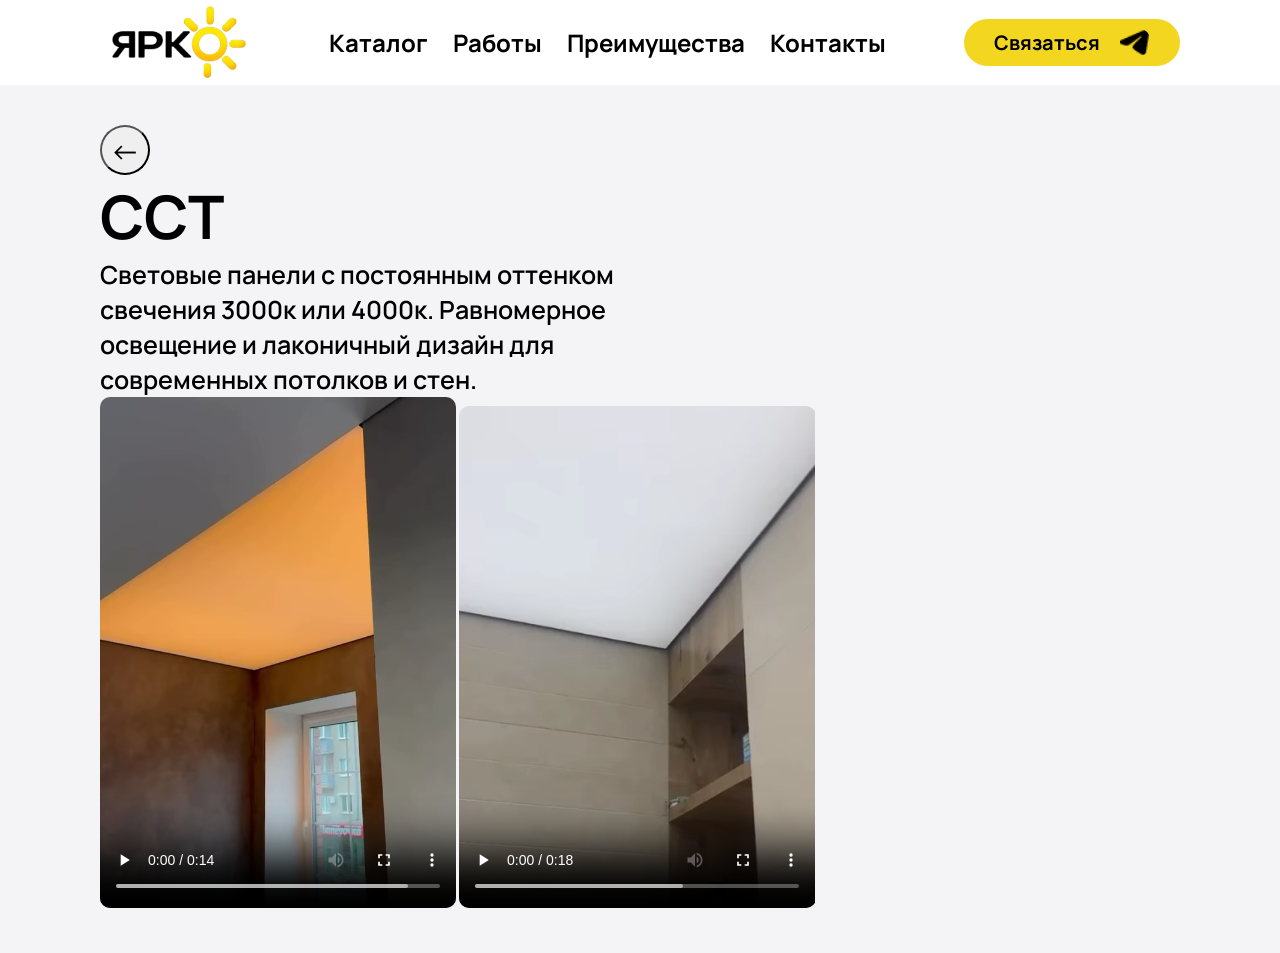
<file: cct.html>
<!DOCTYPE html>
<html lang="en">
<head>
    <meta charset="UTF-8">
    <meta name="viewport" content="width=device-width, initial-scale=1.0">
    <title>Mono-ярко</title>
    <link rel="stylesheet" href="css/addonList.css">
    <link rel="stylesheet" href="css/header.css">
</head>
<body>
    <div class="naviBar">
        <img src="mamka/logo.webp" alt="">
        <div class="selfer">
            <a href="index.html#katalog">Каталог</a>
            <a href="index.html#woork">Работы</a>
            <a href="index.html#whyweeb">Преимущества</a>
            <a href="index.html#contact">Контакты</a>
        </div>
        <a onclick="openModal()" style="text-decoration: none;"><button class="svaz"><p>Связаться</p><img src="mamka/telega.webp" alt=""></button></a>
    </div>

    <div class="naviPhone">
        <img src="mamka/logo.webp" alt="">
        <div style="display: flex; align-items: center; gap: 10px;">
            <a onclick="openModal()" style="text-decoration: none;"><button class="svaz"><p>Связаться</p><img src="mamka/telega.webp" alt=""></button></a>
            <button class="burger" onclick="document.getElementById('m').classList.add('open')">
                <span></span><span></span><span></span>
            </button>
        </div>
    </div>
    <div id="m" onclick="if(event.target===this) this.classList.remove('open')">
        <div class="menu">
            <span class="x" onclick="document.getElementById('m').classList.remove('open')">✕</span>
            <a href="index.html#katalog">Каталог</a>
            <a href="index.html#woork">Работы</a>
            <a href="index.html#whyweeb">Преимущества</a>
            <a href="index.html#contact">Контакты</a>
        </div>
    </div>




    <div class="paddington">
        <a href="index.html#katalog"><button class="btnBack"><-</button></a>
        <h1>CCT</h1>
        <p class="opiska">Световые панели с постоянным оттенком свечения 3000к или 4000к. Равномерное освещение и лаконичный дизайн для современных потолков и стен.</p>

        <div class="photos">
            <video src="mamka\work\cct\1.webm" controls></video>
            <video src="mamka\work\cct\2.webm" controls></video>
        </div>

</body>
</html>


<script>
document.addEventListener('click', e => {
  if (e.target.tagName !== 'IMG' || !e.target.closest('.photos')) return;
  const ov = document.createElement('div');
  ov.style.cssText = 'position:fixed;inset:0;background:rgba(0,0,0,.9);display:flex;align-items:center;justify-content:center;z-index:9999;cursor:zoom-out';
  const big = document.createElement('img');
  big.src = e.target.src;
  big.style.cssText = 'max-width:100vw;max-height:100vh';
  ov.appendChild(big);
  ov.onclick = () => ov.remove();
  document.body.appendChild(ov);
});
</script>
</file>
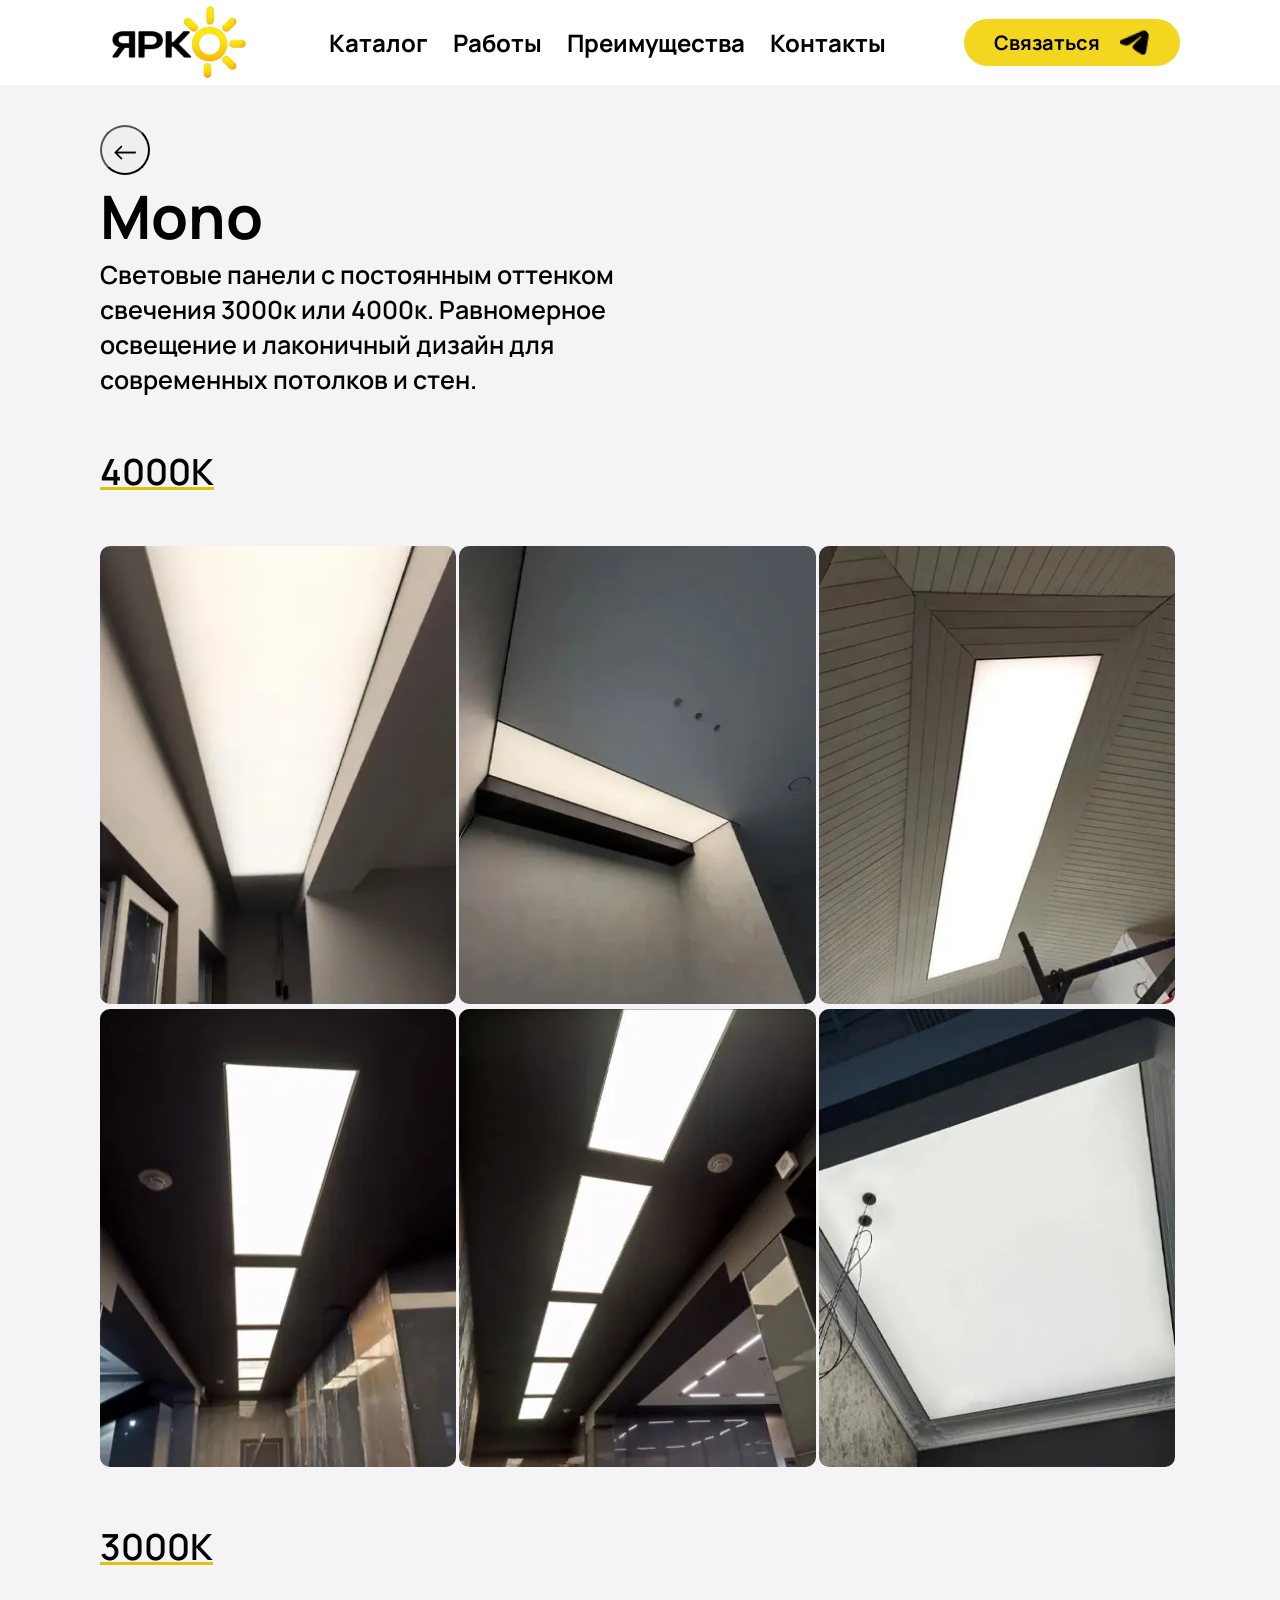
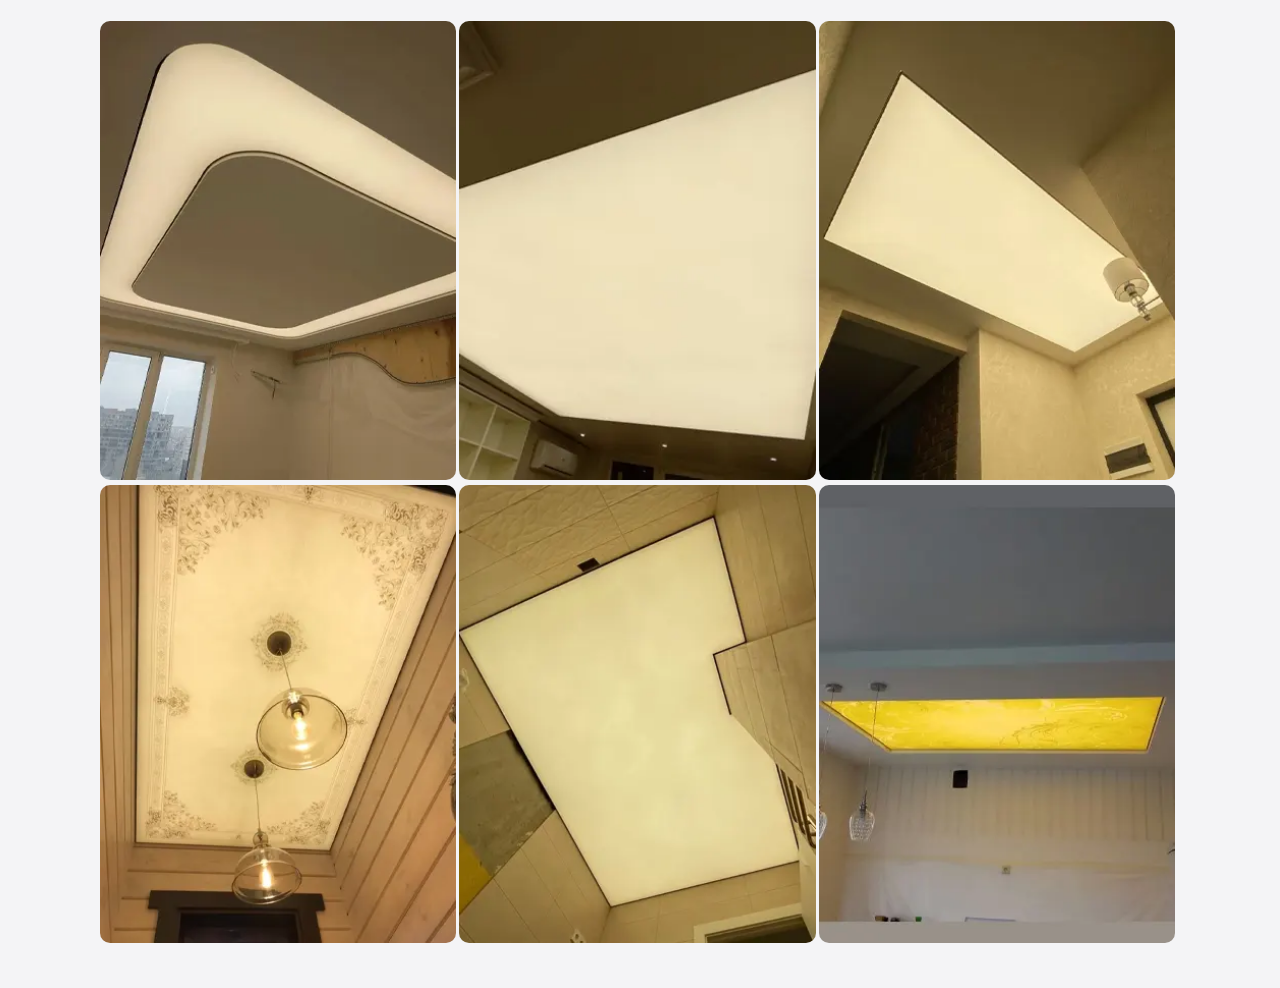
<file: mono.html>
<!DOCTYPE html>
<html lang="en">
<head>
    <meta charset="UTF-8">
    <meta name="viewport" content="width=device-width, initial-scale=1.0">
    <title>Mono-ярко</title>
    <link rel="stylesheet" href="css/addonList.css">
    <link rel="stylesheet" href="css/header.css">
</head>
<body>
    <div class="naviBar">
        <img src="mamka/logo.webp" alt="">
        <div class="selfer">
            <a href="index.html#katalog">Каталог</a>
            <a href="index.html#woork">Работы</a>
            <a href="index.html#whyweeb">Преимущества</a>
            <a href="index.html#contact">Контакты</a>
        </div>
        <a onclick="openModal()" style="text-decoration: none;"><button class="svaz"><p>Связаться</p><img src="mamka/telega.webp" alt=""></button></a>
    </div>

    <div class="naviPhone">
        <img src="mamka/logo.webp" alt="">
        <div style="display: flex; align-items: center; gap: 10px;">
            <a onclick="openModal()" style="text-decoration: none;"><button class="svaz"><p>Связаться</p><img src="mamka/telega.webp" alt=""></button></a>
            <button class="burger" onclick="document.getElementById('m').classList.add('open')">
                <span></span><span></span><span></span>
            </button>
        </div>
    </div>
    <div id="m" onclick="if(event.target===this) this.classList.remove('open')">
        <div class="menu">
            <span class="x" onclick="document.getElementById('m').classList.remove('open')">✕</span>
            <a href="index.html#katalog">Каталог</a>
            <a href="index.html#woork">Работы</a>
            <a href="index.html#whyweeb">Преимущества</a>
            <a href="index.html#contact">Контакты</a>
        </div>
    </div>




    <div class="paddington">
        <a href="index.html#katalog"><button class="btnBack"><-</button></a>
        <h1>Mono</h1>
        <p class="opiska">Световые панели с постоянным оттенком свечения 3000к или 4000к. Равномерное освещение и лаконичный дизайн для современных потолков и стен.</p>
        <p class="kilolumen">4000K</p>

        <div class="photos">
            <img src="mamka/work/mono/1.webp" alt="">
            <img src="mamka/work/mono/2.webp" alt="">
            <img src="mamka/work/mono/3.webp" alt="">

            <img src="mamka/work/mono/4.webp" alt="">
            <img src="mamka/work/mono/5.webp" alt="">
            <img src="mamka/work/mono/6.webp" alt="">
        </div>
        
        <div class="mrDown"></div>

        <p class="kilolumen">3000K</p>

        <div class="photos">
            <img src="mamka/work/mono/3000/1.webp" alt="">
            <img src="mamka/work/mono/3000/2.webp" alt="">
            <img src="mamka/work/mono/3000/3.webp" alt="">

            <img src="mamka/work/mono/3000/4.webp" alt="">
            <img src="mamka/work/mono/3000/5.webp" alt="">
            <img src="mamka/work/mono/3000/6.webp" alt="">
        </div>
    </div>

</body>
</html>


<script>
document.addEventListener('click', e => {
  if (e.target.tagName !== 'IMG' || !e.target.closest('.photos')) return;
  const ov = document.createElement('div');
  ov.style.cssText = 'position:fixed;inset:0;background:rgba(0,0,0,.9);display:flex;align-items:center;justify-content:center;z-index:9999;cursor:zoom-out';
  const big = document.createElement('img');
  big.src = e.target.src;
  big.style.cssText = 'max-width:100vw;max-height:100vh';
  ov.appendChild(big);
  ov.onclick = () => ov.remove();
  document.body.appendChild(ov);
});
</script>
</file>
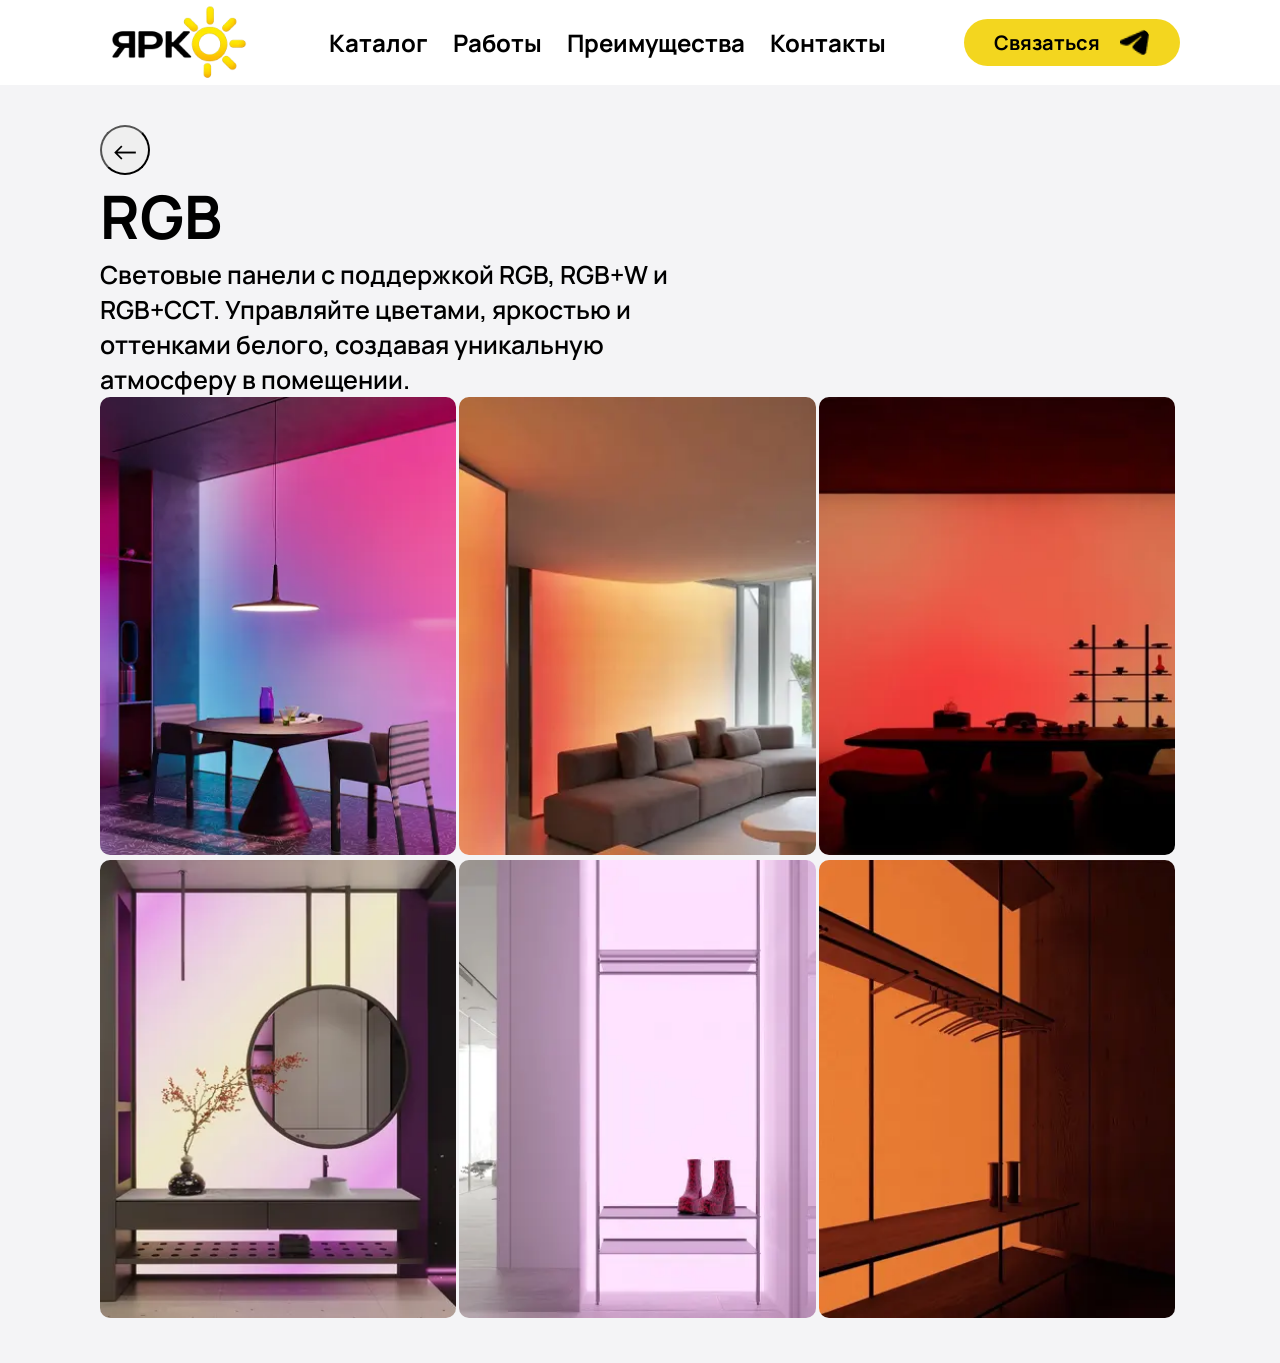
<file: rgb.html>
<!DOCTYPE html>
<html lang="en">
<head>
    <meta charset="UTF-8">
    <meta name="viewport" content="width=device-width, initial-scale=1.0">
    <title>Mono-ярко</title>
    <link rel="stylesheet" href="css/addonList.css">
    <link rel="stylesheet" href="css/header.css">
</head>
<body>
    <div class="naviBar">
        <img src="mamka/logo.webp" alt="">
        <div class="selfer">
            <a href="index.html#katalog">Каталог</a>
            <a href="index.html#woork">Работы</a>
            <a href="index.html#whyweeb">Преимущества</a>
            <a href="index.html#contact">Контакты</a>
        </div>
        <a onclick="openModal()" style="text-decoration: none;"><button class="svaz"><p>Связаться</p><img src="mamka/telega.webp" alt=""></button></a>
    </div>

    <div class="naviPhone">
        <img src="mamka/logo.webp" alt="">
        <div style="display: flex; align-items: center; gap: 10px;">
            <a onclick="openModal()" style="text-decoration: none;"><button class="svaz"><p>Связаться</p><img src="mamka/telega.webp" alt=""></button></a>
            <button class="burger" onclick="document.getElementById('m').classList.add('open')">
                <span></span><span></span><span></span>
            </button>
        </div>
    </div>
    <div id="m" onclick="if(event.target===this) this.classList.remove('open')">
        <div class="menu">
            <span class="x" onclick="document.getElementById('m').classList.remove('open')">✕</span>
            <a href="index.html#katalog">Каталог</a>
            <a href="index.html#woork">Работы</a>
            <a href="index.html#whyweeb">Преимущества</a>
            <a href="index.html#contact">Контакты</a>
        </div>
    </div>




    <div class="paddington">
        <a href="index.html#katalog"><button class="btnBack"><-</button></a>
        <h1>RGB</h1>
        <p class="opiska">Световые панели с поддержкой RGB, RGB+W и RGB+CCT. Управляйте цветами, яркостью и оттенками белого, создавая уникальную атмосферу в помещении.</p>

        <div class="photos">
            <img src="mamka/work/rgb/4.webp" alt="">
            <img src="mamka/work/rgb/5.webp" alt="">
            <img src="mamka/work/rgb/3.webp" alt="">
            <img src="mamka/work/rgb/6.webp" alt="">
            <img src="mamka/work/rgb/1.webp" alt="">
            <img src="mamka/work/rgb/2.webp" alt="">

        </div>

</body>
</html>


<script>
document.addEventListener('click', e => {
  if (e.target.tagName !== 'IMG' || !e.target.closest('.photos')) return;
  const ov = document.createElement('div');
  ov.style.cssText = 'position:fixed;inset:0;background:rgba(0,0,0,.9);display:flex;align-items:center;justify-content:center;z-index:9999;cursor:zoom-out';
  const big = document.createElement('img');
  big.src = e.target.src;
  big.style.cssText = 'max-width:100vw;max-height:100vh';
  ov.appendChild(big);
  ov.onclick = () => ov.remove();
  document.body.appendChild(ov);
});
</script>
</file>
<file: css/addonList.css>
@import url('https://fonts.googleapis.com/css2?family=Manrope:wght@200..800&display=swap');

html, body{
    overflow-x: hidden;
    background-color: #F4F4F6;
    scroll-behavior: smooth;
    touch-action: manipulation;
}

*{
    font-family: "Manrope", sans-serif;
    margin: 0;
    padding: 0;
}

.paddington{
    padding: 40px 100px;
}

.btnBack{
    width: 50px;
    height: 50px;
    font-size: 30px;
    border-radius: 50px;
}


img{
    border-radius: 10px;
    cursor: pointer;
    transition: all 0.3s;
    width: 33%;
}

img:hover{
    transform: scale(1.03);
}

video{
    border-radius: 10px;
    cursor: pointer;
    transition: all 0.3s;
    width: 33%;
}

h1{
    font-size: 60px;
}


.opiska{
    font-size: 25px;
    font-weight: 600;
    width: 600px;
}


.kilolumen{
    font-size: 36px;
    font-weight: 600;
    text-decoration: underline #DEC313;
    margin: 50px 0;
}



@media (max-width: 768px) {
    .paddington{
        padding: 40px 20px;
    }

    .btnBack{
        width: 50px;
        height: 50px;
        font-size: 30px;
        border-radius: 50px;
        color: black;
    }


    img{
        border-radius: 10px;
        cursor: pointer;
        transition: all 0.3s;
        width: 49%;
    }

    img:hover{
        transform: scale(1.03);
    }

    h1{
        margin-top: 20px;
        font-size: 30px;
    }

    .opiska{
        font-size: 15px;
        width: 300px;
    }


    .kilolumen{
        font-size: 25px;
        font-weight: 600;
        text-decoration: underline #DEC313;
        margin: 20px 0;
    }

    video{
        border-radius: 10px;
        cursor: pointer;
        transition: all 0.3s;
        width: 100%;
        background-color: rgb(208, 208, 208);
    }
}
</file>
<file: css/header.css>
.selfer {
    display: flex;
    flex-wrap: wrap;
    justify-content: space-between;
    gap: 25px;
}

.selfer a{
    font-size: 24px;
    font-weight: 700;
    color: black;
    text-decoration: none;
    display: block;
    box-sizing: border-box;
    transition: all 0.3s;
}

.selfer a:hover{
    color: #958419;
}

.naviBar{
    background-color: white;
    display: flex;
    justify-content: space-between;
    align-items: center;
    padding: 5px 100px;
}

.naviBar img{
    width: 150px;
}

.svaz{
    background-color: #F3D61F;
    color: black;
    display: flex;
    align-items: center;
    gap: 20px;
    font-size: 20px;
    font-weight: 700;
    border: none;
    padding: 10px 30px;
    border-radius: 50px;
    transition: all 0.3s;
    cursor: pointer;
}

.svaz:hover{
    background-color: #d5bd1c;
}

.svaz img{
    width: 30px;
}

.naviPhone{
    display: none;
    align-items: center;
    justify-content: space-between;
    padding: 3px 30px;
}


.burger {
  background: none;
  border: none;
  cursor: pointer;
  display: flex;
  flex-direction: column;
  gap: 5px;
  padding: 8px;
}
.burger span {
  display: block; width: 28px; height: 3px;
  background: #222; border-radius: 2px;
}

#m {
  position: fixed; inset: 0; background: rgba(0,0,0,.5);
  display: flex; justify-content: flex-end; z-index: 999;
  opacity: 0; visibility: hidden; transition: .3s;
}
#m.open { opacity: 1; visibility: visible; }

.menu {
  width: 70%; max-width: 300px; height: 100%;
  background: #fff; padding: 20px; box-sizing: border-box;
  display: flex; flex-direction: column; gap: 16px;
  transform: translateX(100%); transition: transform .3s;
}
#m.open .menu { transform: translateX(0); }

.menu a { text-decoration: none; color: #222; font-size: 20px; }
.x { align-self: flex-end; font-size: 28px; cursor: pointer; }




@media (max-width: 768px) {
    .naviBar{
        display: none;
    }
    .naviPhone{
        display: flex;
    }
    .svaz{
        gap: 5px;
        font-size: 15px;
        font-weight: 700;
        padding: 5px 30px;
        border-radius: 50px;
    }
    .svaz img{
        width: 15px !important;
        height: 15px !important;
    }
    .naviPhone img{
        width: 80px;
        height: 40px;
    }
    #telega{
        height: 40px;
        width: 80px;
    }
}
</file>
